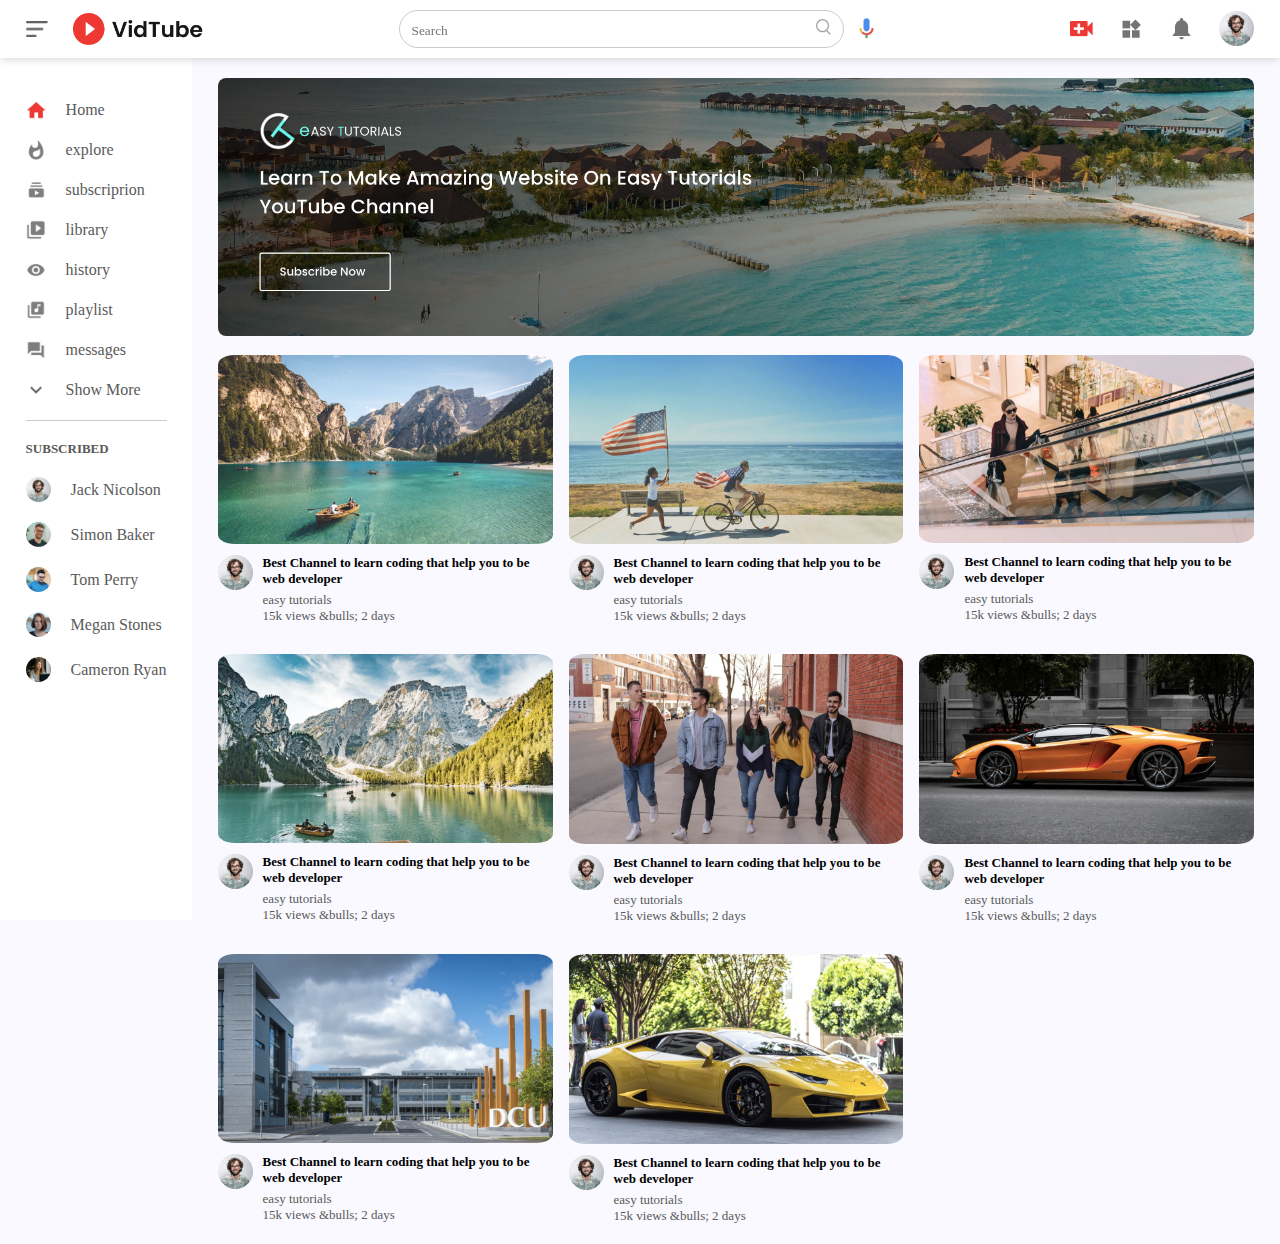
<file: index.html>
<!DOCTYPE html>
<html lang="en">

<head>
    <meta charset="UTF-8">
    <meta http-equiv="X-UA-Compatible" content="IE=edge">
    <meta name="viewport" content="width=device-width, initial-scale=1.0">
    <title>Video Sharing Website Youtube Channel</title>
    <link rel="stylesheet" href="style.css">
</head>

<body>
    <nav class="flex-div">
        <div class="nav-left flex-div">
            <img src="images/menu.png " class="menu-icon" alt="">
            <img src="images/logo.png " class="logo" alt="">
        </div>
        <div class="nav-middle flex-div">
            <div class="search-box">
                <input type="text" placeholder="Search">
                <img src="images/search.png" alt="">
            </div>
            <img src="images/voice-search.png" class="mic-icon" alt="">
        </div>
        <div class="nav-right flex-div">
            <img src="images/upload.png" alt="">
            <img src="images/more.png" alt="">
            <img src="images/notification.png" alt="">
            <img src="images/Jack.png" class="user-icon" alt="">
        </div>
    </nav>

    <!-- ------------------------ sidebar----------------------->

    <div class="sidebar">
        <div class="shortcut-links">
            <a href=""><img src="images/home.png" alt="">
                <p>Home</p>
            </a>
            <a href=""><img src="images/explore.png" alt="">
                <p>explore</p>
            </a>
            <a href=""><img src="images/subscriprion.png" alt="">
                <p>subscriprion</p>
            </a>
            <a href=""><img src="images/library.png" alt="">
                <p>library</p>
            </a>
            <a href=""><img src="images/history.png" alt="">
                <p>history</p>
            </a>
            <a href=""><img src="images/playlist.png" alt="">
                <p>playlist</p>
            </a>
            <a href=""><img src="images/messages.png" alt="">
                <p>messages</p>
            </a>
            <a href=""><img src="images/show-more.png" alt="">
                <p>Show More</p>
            </a>
            <hr>
        </div>

        <div class="subscribed-list">
            <h3>SUBSCRIBED</h3>
            <a href=""><img src="images/Jack.png" alt="">
                <p>Jack Nicolson</p>
            </a>
            <a href=""><img src="images/simon.png" alt="">
                <p>Simon Baker</p>
            </a>
            <a href=""><img src="images/tom.png" alt="">
                <p>Tom Perry</p>
            </a>
            <a href=""><img src="images/megan.png" alt="">
                <p>Megan Stones</p>
            </a>
            <a href=""><img src="images/cameron.png" alt="">
                <p>Cameron Ryan</p>
            </a>
        </div>
    </div>

    <!---------- main------------>

    <div class="container">
        <div class="banner">
            <img src="images/banner.png" alt="">
        </div>

        <div class="list-container">
            <div class="vid-list">
                <a href="play-video.html"><img src="images/thumbnail1.png" alt="" class="thumbnail"></a>

                <div class="flex-div">
                    <img src="images/Jack.png" alt="">

                    <div class="vid-info">
                        <a href="play-video.html">Best Channel to learn coding that help you to be web developer</a>
                        <p>easy tutorials</p>
                        <p>15k views &bulls; 2 days</p>
                    </div>
                </div>
            </div>
        
        <div class="vid-list">
            <a href="play-video.html"><img src="images/thumbnail2.png" alt="" class="thumbnail"></a>
            <div class="flex-div">
                <img src="images/Jack.png" alt="">

                <div class="vid-info">
                    <a href="play-video.html">Best Channel to learn coding that help you to be web developer</a>
                    <p>easy tutorials</p>
                    <p>15k views &bulls; 2 days</p>
                </div>
            </div>
        </div>
    

    <div class="vid-list">
        <a href="play-video.html"><img src="images/thumbnail3.png" alt="" class="thumbnail"></a>
        <div class="flex-div">
            <img src="images/Jack.png" alt="">

            <div class="vid-info">
                <a href="play-video.html">Best Channel to learn coding that help you to be web developer</a>
                <p>easy tutorials</p>
                <p>15k views &bulls; 2 days</p>
            </div>
        </div>
    </div>
    

    <div class="vid-list">
        <a href="play-video.html"><img src="images/thumbnail4.png" alt="" class="thumbnail"></a>
        <div class="flex-div">
            <img src="images/Jack.png" alt="">

            <div class="vid-info">
                <a href="play-video.html">Best Channel to learn coding that help you to be web developer</a>
                <p>easy tutorials</p>
                <p>15k views &bulls; 2 days</p>
            </div>
        </div>
    </div>
    

    <div class="vid-list">
        <img src="images/thumbnail5.png" alt="" class="thumbnail">
        <div class="flex-div">
            <a href="play-video.html"><img src="images/Jack.png" alt=""></a>

            <div class="vid-info">
                <a href="play-video.html">Best Channel to learn coding that help you to be web developer</a>
                <p>easy tutorials</p>
                <p>15k views &bulls; 2 days</p>
            </div>
        </div>
    </div>
    

    <div class="vid-list">
        <img src="images/thumbnail6.png" alt="" class="thumbnail">
        <div class="flex-div">
            <a href="play-video.html"><img src="images/Jack.png" alt=""></a>

            <div class="vid-info">
                <a href="play-video.html">Best Channel to learn coding that help you to be web developer</a>
                <p>easy tutorials</p>
                <p>15k views &bulls; 2 days</p>
            </div>
        </div>
    </div>
    
    <div class="vid-list">
        <img src="images/thumbnail7.png" alt="" class="thumbnail">
        <div class="flex-div">
           <a href="play-video.html"> <img src="images/Jack.png" alt=""></a>

            <div class="vid-info">
                <a href="play-video.html">Best Channel to learn coding that help you to be web developer</a>
                <p>easy tutorials</p>
                <p>15k views &bulls; 2 days</p>
            </div>
        </div>
    </div>

    <div class="vid-list">
        <a href="play-video.html"><img src="images/thumbnail8.png" alt="" class="thumbnail"></a>
        <div class="flex-div">
            <img src="images/Jack.png" alt="">

            <div class="vid-info">
                <a href="play-video.html">Best Channel to learn coding that help you to be web developer</a>
                <p>easy tutorials</p>
                <p>15k views &bulls; 2 days</p>
            </div>
        </div>
    </div>


    </div>

    <script src="script.js"></script>
</body>

</html>
</file>
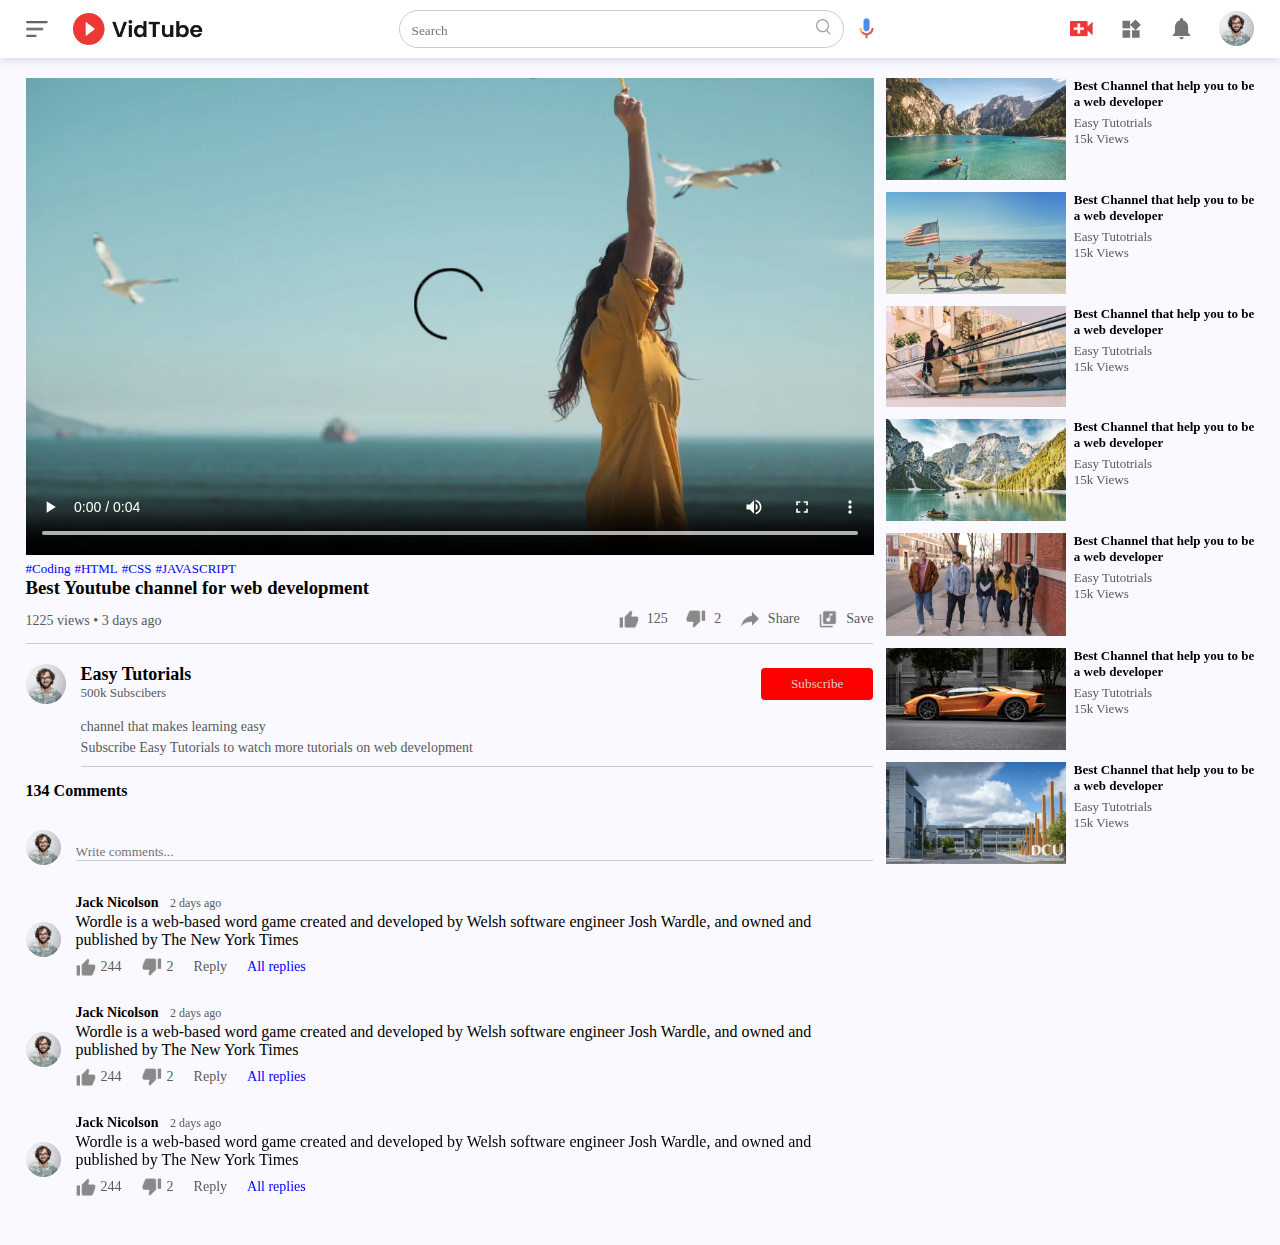
<file: play-video.html>
<!DOCTYPE html>
<html lang="en">
<head>
    <meta charset="UTF-8">
    <meta http-equiv="X-UA-Compatible" content="IE=edge">
    <meta name="viewport" content="width=device-width, initial-scale=1.0">
    <title>Play Video - Easy Tutorials Youtube channel</title>
    <link rel="stylesheet" href="style.css">
</head>
<body>
    <nav class="flex-div">
        <div class="nav-left flex-div">
            <img src="images/menu.png " class="menu-icon" alt="">
            <img src="images/logo.png " class="logo" alt="">
        </div>
        <div class="nav-middle flex-div">
            <div class="search-box">
                <input type="text" placeholder="Search">
                <img src="images/search.png" alt="">
            </div>
            <img src="images/voice-search.png" class="mic-icon" alt="">
        </div>
        <div class="nav-right flex-div">
            <img src="images/upload.png" alt="">
            <img src="images/more.png" alt="">
            <img src="images/notification.png" alt="">
            <img src="images/Jack.png" class="user-icon" alt="">
        </div>
    </nav>

    <div class="container play-container">
        <div class="row">
            <div class="play-video">
                <video controls autoplay>
                    <source src="images/video.mp4" type="video/mp4"> 
                </video>
            

            <div class="tags">
                <a href="">#Coding</a> <a href="">#HTML</a> <a href="">#CSS</a> <a href="">#JAVASCRIPT</a>
             </div>

             <h3>Best Youtube channel for web development</h3>
            

            <div class="play-video-info">
                <p>1225 views &bull; 3 days ago</p>
                <div>
                    <a href=""><img src="images/like.png" alt="">125</a>
                    <a href=""><img src="images/dislike.png" alt="">2</a>
                    <a href=""><img src="images/share.png" alt="">Share</a>
                    <a href=""><img src="images/save.png" alt="">Save</a>
                </div>
            </div>

            <hr>
            <div class="publisher">
                <img src="images/Jack.png" alt="">
                <div>
                    <p>Easy Tutorials</p>
                    <span>500k Subscibers</span>
                </div>

                <button type="button">Subscribe</button>
            </div>

            <div class="vid-description">
                <p>channel that makes learning easy</p>
                <p>Subscribe Easy Tutorials  to watch more tutorials on web development </p>
                <hr>
            </div>

            <h4>134 Comments</h4>

            <div class="add-comment">
              <img src="images/Jack.png" alt="">
              <input type="text" placeholder="Write comments...">
            </div>

            <div class="old-comment">
                <img src="images/Jack.png" alt="">
                <div>
                    <h3>Jack Nicolson <span>2 days ago</span></h3>
                    <p>Wordle is a web-based word game created and developed by Welsh software engineer Josh Wardle, and owned and published by The New York Times</p>
                    <div class="comment-action">
                        <img src="images/like.png" alt="">
                        <span>244</span>
                        <img src="images/dislike.png" alt="">
                        <span>2</span>
                        <span>Reply</span>
                        <a href="">All replies</a>
                    </div>
                </div>
            </div>

            <div class="old-comment">
                <img src="images/Jack.png" alt="">
                <div>
                    <h3>Jack Nicolson <span>2 days ago</span></h3>
                    <p>Wordle is a web-based word game created and developed by Welsh software engineer Josh Wardle, and owned and published by The New York Times</p>
                    <div class="comment-action">
                        <img src="images/like.png" alt="">
                        <span>244</span>
                        <img src="images/dislike.png" alt="">
                        <span>2</span>
                        <span>Reply</span>
                        <a href="">All replies</a>
                    </div>
                </div>
            </div>

            <div class="old-comment">
                <img src="images/Jack.png" alt="">
                <div>
                    <h3>Jack Nicolson <span>2 days ago</span></h3>
                    <p>Wordle is a web-based word game created and developed by Welsh software engineer Josh Wardle, and owned and published by The New York Times</p>
                    <div class="comment-action">
                        <img src="images/like.png" alt="">
                        <span>244</span>
                        <img src="images/dislike.png" alt="">
                        <span>2</span>
                        <span>Reply</span>
                        <a href="">All replies</a>
                    </div>
                </div>
            </div>

            
        </div>
            <div class="right-sidebar">
                <div class="side-video-list">
                    <a href="" class="small-thumbnail"><img src="images/thumbnail1.png" alt=""></a>
                    <div class="vid-info">
                        <a href="">Best Channel that help you to be a web developer</a>
                        <p>Easy Tutotrials</p>
                        <p>15k Views</p>
                    </div>
                </div>

                <div class="side-video-list">
                    <a href="" class="small-thumbnail"><img src="images/thumbnail2.png" alt=""></a>
                    <div class="vid-info">
                        <a href="">Best Channel that help you to be a web developer</a>
                        <p>Easy Tutotrials</p>
                        <p>15k Views</p>
                    </div>
                </div>

                <div class="side-video-list">
                    <a href="" class="small-thumbnail"><img src="images/thumbnail3.png" alt=""></a>
                    <div class="vid-info">
                        <a href="">Best Channel that help you to be a web developer</a>
                        <p>Easy Tutotrials</p>
                        <p>15k Views</p>
                    </div>
                </div>

                <div class="side-video-list">
                    <a href="" class="small-thumbnail"><img src="images/thumbnail4.png" alt=""></a>
                    <div class="vid-info">
                        <a href="">Best Channel that help you to be a web developer</a>
                        <p>Easy Tutotrials</p>
                        <p>15k Views</p>
                    </div>
                </div>


                <div class="side-video-list">
                    <a href="" class="small-thumbnail"><img src="images/thumbnail5.png" alt=""></a>
                    <div class="vid-info">
                        <a href="">Best Channel that help you to be a web developer</a>
                        <p>Easy Tutotrials</p>
                        <p>15k Views</p>
                    </div>
                </div>


                <div class="side-video-list">
                    <a href="" class="small-thumbnail"><img src="images/thumbnail6.png" alt=""></a>
                    <div class="vid-info">
                        <a href="">Best Channel that help you to be a web developer</a>
                        <p>Easy Tutotrials</p>
                        <p>15k Views</p>
                    </div>
                </div>


                <div class="side-video-list">
                    <a href="" class="small-thumbnail"><img src="images/thumbnail7.png" alt=""></a>
                    <div class="vid-info">
                        <a href="">Best Channel that help you to be a web developer</a>
                        <p>Easy Tutotrials</p>
                        <p>15k Views</p>
                    </div>
                </div>


            </div>
        </div>
    </div>
</body>
</html>
</file>
<file: style.css>
*{
    margin: 0;
    padding: 0;
    font-family: 'poppins','sans-serif';
    box-sizing: border-box;
}

a{
    text-decoration: none;
    color: #5a5a5a;
}

img{
    cursor: pointer;
}

.flex-div
{
    display: flex;
    align-items: center;
}

nav{
    padding: 10px 2%;
    justify-content: space-between;
    box-shadow: 0 0 10px rgba(0, 0, 0,0.2);
    background: #fff;
    position: sticky;
    top: 0;
    z-index: 10;
}

.nav-right img{
    width: 25px;
    margin-right: 25px;
}

.nav-right .user-icon
{
    width: 35px;
    border-radius: 50%;
    margin-right: 0 ;
}

.nav-left .menu-icon
{
  width: 22px;
  margin-right: 25px;
}

.nav-left .logo
{
    width: 130px
}

.nav-middle .search-box
{
    border: 1px solid #ccc;
    margin-right: 15px;
    padding: 8px 12px;
    border-radius: 25px;
}

.nav-middle .search-box input
{
    width: 400px;
    border: 0;
    outline: 0;
    background: transparent;
}

.nav-middle  img
{
    width: 15px;
}


.sidebar
{
    background: #fff;
    width: 15%;
    height: 100vh;
    position: fixed;
    top: 20px;
    padding-left: 2%;
    padding-top: 80px;
}

.shortcut-links a img
{
    width: 20px;
    margin-right: 20px;
}

.shortcut-links a
{
    display: flex;
    align-items: center;
    margin-bottom: 20px;
    width: fit-content;
    flex-wrap: wrap;
}

.shortcut-links a :first-child{
    color: #ed3833;
}

.sidebar hr
{
    border: 0;
    height: 1px;
    background:#ccc;
    width: 85%;
}

.subscribed-list h3
{
    font-size: 13px;
    margin: 20px 0;
    color: #5a5a5a;

}
.subscribed-list a
{
    display: flex;
    align-items: center;
    width: fit-content;
    flex-wrap: wrap;
    margin-bottom: 20px;
}

.subscribed-list a img
{
    width: 25px;
    border-radius:50% ;
    margin-right: 20px;
}

.small-sidebar
{
    width: 5%;
}
.small-sidebar p
{
    display: none;
}
.small-sidebar h3
{
    display: none;
}
.small-sidebar hr
{
    width: 50%;
    margin-bottom: 25px;
}

/* ------------------main-----------------------*/

.container
{
    background: #f9f9ff;
    padding-left: 17%;
    padding-right: 2%;
    padding-top: 20px;
    padding-bottom: 20px;
}

.large-container
{
    padding-left:7% ;
}

.banner
{
    width: 100%;
}

.banner img
{
    width: 100%;
    border-radius: 8px ;
}

.list-container
{
    display: grid;
    grid-template-columns: repeat(auto-fit ,minmax(250px,1fr));
    grid-column-gap: 16px;
    grid-row-gap: 30px;
    margin-top: 15px;

}

.vid-list .thumbnail
{
    border-radius: 5%;
    width: 100%;
    
}

.vid-list .flex-div
{
    align-items: flex-start;
    margin-top: 7px;
}

.vid-list .flex-div img
{
    width: 35px;
    margin-right: 10px;
    border-radius: 50%;
}

.vid-info
{
    color: #5a5a5a;
    font-size: 13px;

}

.vid-info a
{
    color: #000;
    font-weight: 600;
    display: block;
    margin-bottom: 5px;
}

@media (max-width:900px){
    .menu-icon{
        display: none;
    }
    .sidebar{
        display: none;
    }
    .container,.large-container{
        padding-left: 5%;
        padding-right: 5%;

    }

    .nav-right img{
        display: none;
    }

    .nav-right .user-icon{
        display: block;
        width: 30px;
    }

    .nav-middle .search-box input{
        width: 100px;
    }

    .nav-middle .mic-icon{
        display: none;
    }

    .logo{
        width: 90px;
    }
}



.play-container
{
    padding-left: 2%;
}

.row
{
    display: flex;
    justify-content: space-between;
    flex-wrap: wrap;
}

.play-video
{
    flex-basis: 69%;
}
.right-sidebar
{
    flex-basis: 30%;
}

.play-video video{
    width: 100%;
}

.side-video-list{
    display: flex;
    justify-content: space-between;
    margin-bottom: 8px;
}

.side-video-list img
{
  width: 100%;
}

.side-video-list .small-thumbnail{
   flex-basis: 49%;
}

.side-video-list .vid-info{
    flex-basis: 49%;
}

.play-video .tags a{
    color: #0000ff;
    font-size: 13px;
}

.play-video .tags h3
{
    font-weight: 600;
    font-size: 22px;
}

.play-video .play-video-info
{
    display: flex;
    align-items: center;
    justify-content: space-between;
    flex-wrap: wrap;
    margin-top: 10px;
    font-size: 14px;
    color: #5a5a5a;
}

.play-video .play-video-info a img
{
    width: 20px;
    margin-right: 8px;

}

.play-video .play-video-info a
{
    display: inline-flex;
    align-items: center;
    margin-left: 15px;
}

.play-video hr{
    border: 0;
    height: 1px;
    background: #ccc;
    margin: 10px 0;

}

.publisher
{
    display: flex;
    align-items: center;
    margin-top: 20px;
}

.publisher div
{
    flex: 1;
    line-height: 18px;
}

.publisher p{
    color: #000;
    font-size: 18px;
    font-weight: 600;
}
.publisher img
{
     width: 40px;
     border-radius: 50%;
     margin-right: 15px;
}

.publisher span{
    font-size: 13px;
    color: #5a5a5a;
}

.publisher button
{
    background: red;
    color: #ccc;
    padding: 8px 30px;
    border: 0;
    outline: 0;
    border-radius: 4px;
    cursor: pointer;
}

.vid-description
{
    padding-left: 55px;
    margin: 15px 0;
}

.vid-description p
{
    margin-bottom: 5px;
    color: #5a5a5a;
    font-size: 14px;
}


.vid-description h4
{
    margin-top: 15px;
    font-size: 14px;
    color: #5a5a5a;
}

.add-comment
{
    display: flex;
    align-items: center;
    margin: 30px 0;
}

.add-comment img
{
  width: 35px;
  border-radius: 50%;
  margin-right: 15px;
}

.add-comment input{
    border: 0;
    outline: 0;
    border-bottom: 1px solid #ccc;
    width: 100%;
    padding-top: 10px;
    background: transparent;
}

.old-comment
{
    display: flex;
    align-items: center;
     margin: 20px 0;
}

.old-comment img
{
    width: 35px;
    border-radius: 50%;
    margin-right: 15px;
}

.old-comment h3
{
    font-size: 14px;
    margin-bottom: 2px;
     
}
.old-comment h3 span
{
    font-size: 12px;
    color: #5a5a5a;
    font-weight:  500;
    margin-left: 8px;
}

.old-comment .comment-action
{
    display: flex;
    align-items: center;
    margin: 8px 0;
    font-size: 14px;
}

.old-comment .comment-action img
{
    border-radius: 0;
    width: 20px;
    margin-right: 5px;
}

.old-comment .comment-action span
{
    margin-right: 20px;
    color: #5a5a5a;
}

.old-comment .comment-action a
{
    color: #0000ff;

}

@media (max-width:900px)
{
  .play-video{
      flex-basis: 100%;
  }

  .right-sidebar{
      flex-basis: 100%;
  }

  .play-container{
      padding-left: 5%;
  }
 
  .vid-description{
      padding-left: 0;
  }

  .play-video .play-video-info a{
      margin-left: 0;
      margin-right: 15px;
      margin-top: 15px;
  }
}
</file>
